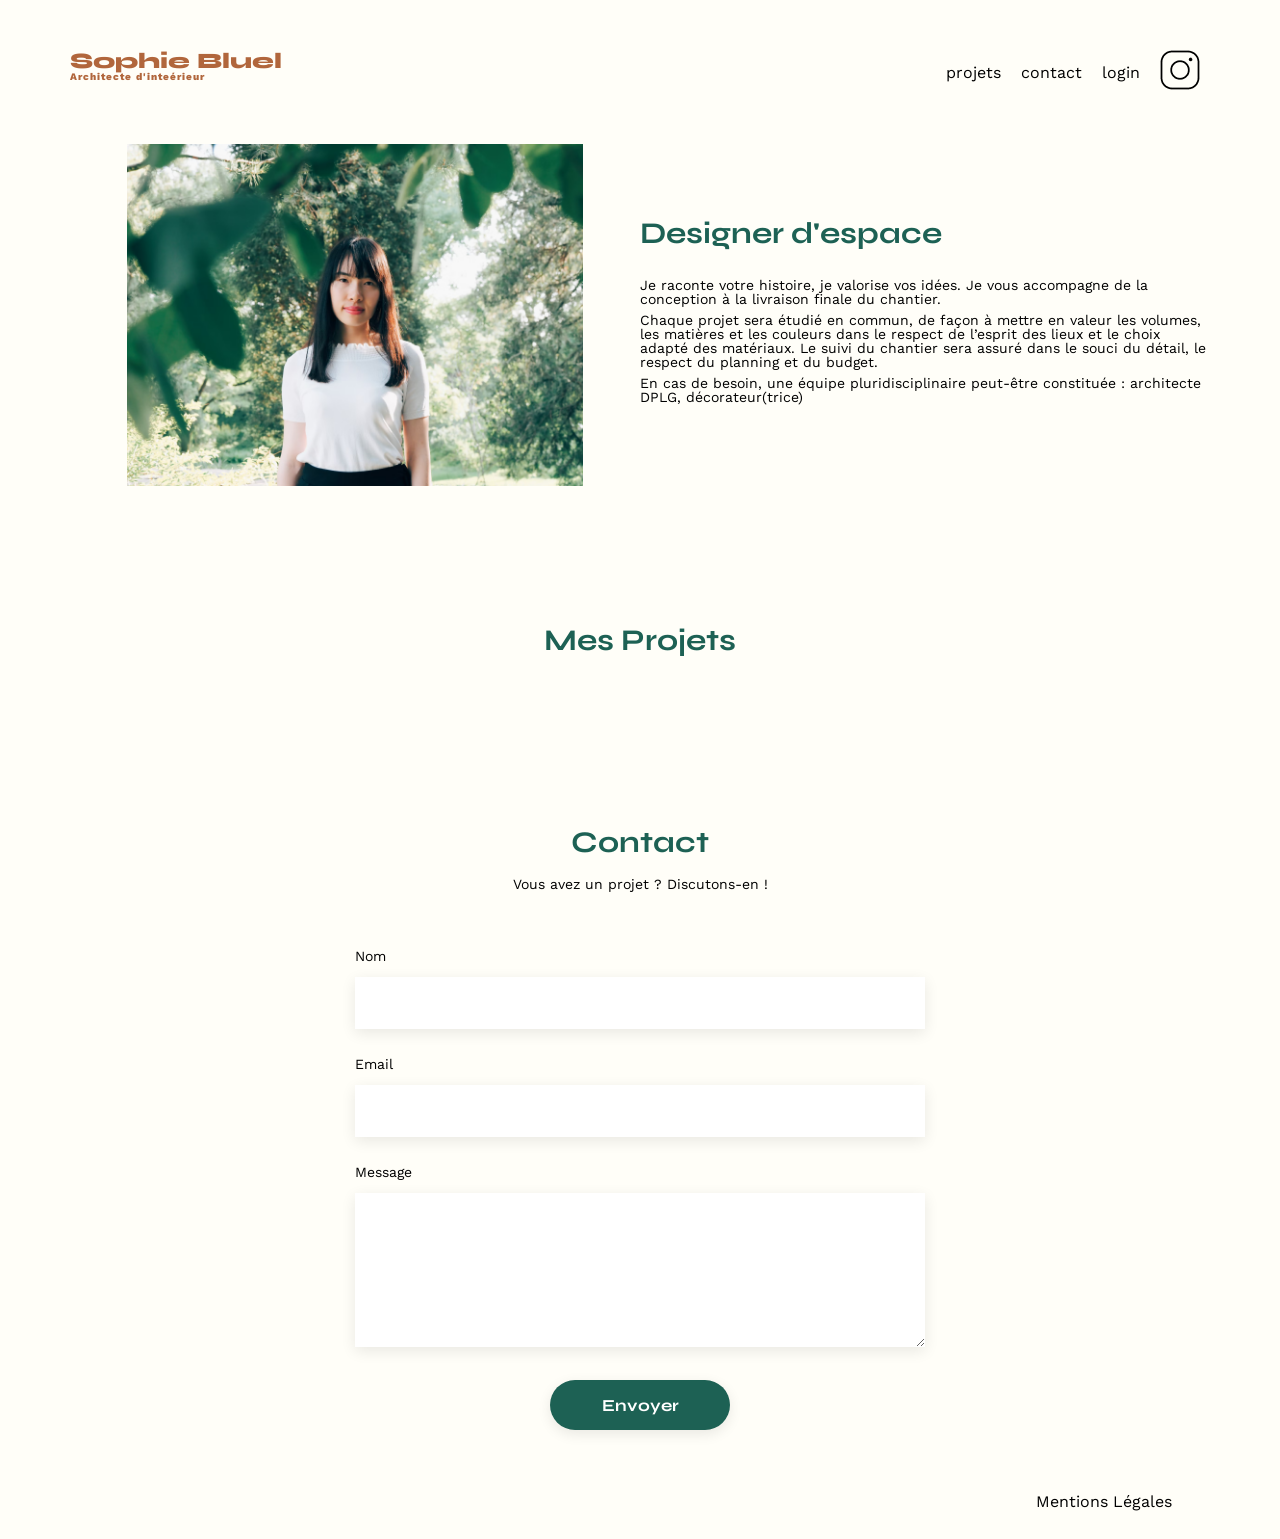
<file: FrontEnd/index.html>
<!DOCTYPE html>
<html lang="fr">
<head>
	<meta charset="UTF-8">
	<title>Sophie Bluel - Architecte d'intérieur</title>
	<meta name="viewport" content="width=device-width, initial-scale=1.0">
	<link rel="preconnect" href="https://fonts.googleapis.com">
	<link rel="preconnect" href="https://fonts.gstatic.com" crossorigin>
	<link href="https://fonts.googleapis.com/css2?family=Work+Sans:ital,wght@0,100;0,200;0,300;0,400;0,500;0,600;0,700;0,800;0,900;1,100;1,200;1,300;1,400;1,500;1,600;1,700;1,800;1,900&display=swap" rel="stylesheet">
	<link href="https://fonts.googleapis.com/css2?family=Syne:wght@400;500;600;700;800&display=swap" rel="stylesheet">
	<link rel="stylesheet" href="https://cdnjs.cloudflare.com/ajax/libs/font-awesome/6.2.1/css/all.min.css" integrity="sha512-MV7K8+y+gLIBoVD59lQIYicR65iaqukzvf/nwasF0nqhPay5w/9lJmVM2hMDcnK1OnMGCdVK+iQrJ7lzPJQd1w==" crossorigin="anonymous" referrerpolicy="no-referrer" />
	<meta name="description" content="">
	<link rel="stylesheet" href="./assets/style.css">
</head>
<body>
	<div class="container_modale1 display_none">
		<div class="modale1">
			<div class="modale1_header">
				<svg class="modale1_cross" xmlns="http://www.w3.org/2000/svg" width="24" height="24" viewBox="0 0 24 24" fill="none">
					<path d="M17.6546 8.05106C18.1235 7.58214 18.1235 6.82061 17.6546 6.35169C17.1856 5.88277 16.4241 5.88277 15.9552 6.35169L12.005 10.3056L8.05106 6.35544C7.58214 5.88652 6.82061 5.88652 6.35169 6.35544C5.88277 6.82436 5.88277 7.58589 6.35169 8.05481L10.3056 12.005L6.35544 15.9589C5.88652 16.4279 5.88652 17.1894 6.35544 17.6583C6.82436 18.1272 7.58589 18.1272 8.05481 17.6583L12.005 13.7044L15.9589 17.6546C16.4279 18.1235 17.1894 18.1235 17.6583 17.6546C18.1272 17.1856 18.1272 16.4241 17.6583 15.9552L13.7044 12.005L17.6546 8.05106Z" fill="black"/>
				</svg>
			</div>
			<div class="modale1_content">	
				<span class="modale1_title">Galerie photo</span>
				<div class="modale1_gallery"></div> 
			</div>
			<div class="modale1_footer">
				<hr class="modale1_line"/>	
				<button class="modale1_button">Ajouter une photo</button>
			</div>	
		</div>
	</div>
	<div class="container_modale2 display_none">
		<div class="modale2">
			<div class="modale2_header">
				<svg class="modale2_arrow" xmlns="http://www.w3.org/2000/svg" width="21" height="21" viewBox="0 0 21 21" fill="none">
					<path d="M0.439478 8.94458C-0.146493 9.53055 -0.146493 10.4822 0.439478 11.0681L7.9399 18.5686C8.52587 19.1545 9.47748 19.1545 10.0635 18.5686C10.6494 17.9826 10.6494 17.031 10.0635 16.445L5.11786 11.5041H19.4999C20.3297 11.5041 21 10.8338 21 10.004C21 9.17428 20.3297 8.50393 19.4999 8.50393H5.12255L10.0588 3.56303C10.6447 2.97706 10.6447 2.02545 10.0588 1.43948C9.47279 0.853507 8.52118 0.853507 7.93521 1.43948L0.43479 8.9399L0.439478 8.94458Z" fill="black"/>
				</svg>
				<svg class="modale2_cross" xmlns="http://www.w3.org/2000/svg" width="24" height="24" viewBox="0 0 24 24" fill="none">
					<path d="M17.6546 8.05106C18.1235 7.58214 18.1235 6.82061 17.6546 6.35169C17.1856 5.88277 16.4241 5.88277 15.9552 6.35169L12.005 10.3056L8.05106 6.35544C7.58214 5.88652 6.82061 5.88652 6.35169 6.35544C5.88277 6.82436 5.88277 7.58589 6.35169 8.05481L10.3056 12.005L6.35544 15.9589C5.88652 16.4279 5.88652 17.1894 6.35544 17.6583C6.82436 18.1272 7.58589 18.1272 8.05481 17.6583L12.005 13.7044L15.9589 17.6546C16.4279 18.1235 17.1894 18.1235 17.6583 17.6546C18.1272 17.1856 18.1272 16.4241 17.6583 15.9552L13.7044 12.005L17.6546 8.05106Z" fill="black"/>
				</svg>
			</div>
			<div class="modale2_content">	
				<span class="modale2_title">Ajout photo</span>
				<form id="formAddProjects" method="post">
					<div class="container_file">
						<div class="content_file">
								<i class="file_icon fa-regular fa-image"></i>
								<input  type="file" onchange="handleFiles(files)" id="img_project" name="file" accept="image/png, image/jpeg">
								<label id="upload"><span id="preview"></span></label>
								<div class="button_file">+ Ajouter photo</div>
								<span  id="img_info" class="info_file">jpg, png : 4mo max</span>
						</div>
					</div>
					<div class="form_file">
						<label class="label_style" for="title-work">Titre</label>
						<input class="input_style" type="text" id="title-work" name="title_work">
						<div class="imageajouter">
							<label id="label_style" class="label-formulaire" >Categorie</label>
							<select name="categorie" id="liste-categories" class="select_style">
								<option value="0">Veuillez sélectionner la catégorie</option>
								<option value="1">Objets</option>
								<option value="2">Appartements</option>
								<option value="3">Hotel & Restaurants</option>
							</select>
						</div>	
					</div>
				</form>	
			</div>
			<div class="modale2_footer">
				<hr class="modale2_line"/>	
				<button type="submit" id="submit_Project" class="modale2_button button_grey">Valider</button>
			</div>	
		</div>
	</div>	
	<div class="editor-black display_none">
		<i class="fa-solid fa-pen-to-square white-icon"></i>
		<span>Mode édition</span>
	</div>
<header>
	<h1>Sophie Bluel <span>Architecte d'inteérieur</span></h1>
	<nav>
		<ul>
			<li><a href="#portfolio">projets</a></li>
			<li><a href="#contact">contact</a></li>
			<li><a id="logout-nav" href="login.html">login</a></li>
			<li><img src="./assets/icons/instagram.png" alt="Instagram"></li>
		</ul>
	</nav>
</header>
<main>
	<section id="introduction">
		<figure>
			<img src="./assets/images/sophie-bluel.png" alt="">
		</figure>
		<article>
			<h2>Designer d'espace</h2>
			<p>Je raconte votre histoire, je valorise vos idées. Je vous accompagne de la conception à la livraison finale du chantier.</p>
			<p>Chaque projet sera étudié en commun, de façon à mettre en valeur les volumes, les matières et les couleurs dans le respect de l’esprit des lieux et le choix adapté des matériaux. Le suivi du chantier sera assuré dans le souci du détail, le respect du planning et du budget.</p>
			<p>En cas de besoin, une équipe pluridisciplinaire peut-être constituée : architecte DPLG, décorateur(trice)</p>
		</article>
	</section>
	<section id="portfolio">
		<div class="container-modifier">
			<h2>Mes Projets</h2>
			<button class="button-modifier display_none">
				<i class="fa-solid fa-pen-to-square"></i>
				<span id="button_editor">modifier</span>
			</button>
		</div>
		<div class="filters">
			
		</div>	
		<div class="gallery">
		</div>
	</section>
	<section id="contact">
		<h2>Contact</h2>
		<p>Vous avez un projet ? Discutons-en !</p>
		<form action="#" method="post">
			<label for="name">Nom</label>
			<input type="text" name="name" id="name">
			<label for="email">Email</label>
			<input type="email" name="email" id="email">
			<label for="message">Message</label>
			<textarea name="message" id="message" cols="30" rows="10"></textarea>
			<input type="submit" value="Envoyer">
		</form>
	</section>
</main>

<footer>
	<nav>
		<ul>
			<li>Mentions Légales</li>
		</ul>
	</nav>
</footer>
<script src="./script.js"></script>
<script src="./login.js"></script>
<script src="./modale.js"></script>
<script src="./Ajoutphoto.js"></script>
</body>
</html>
</file>
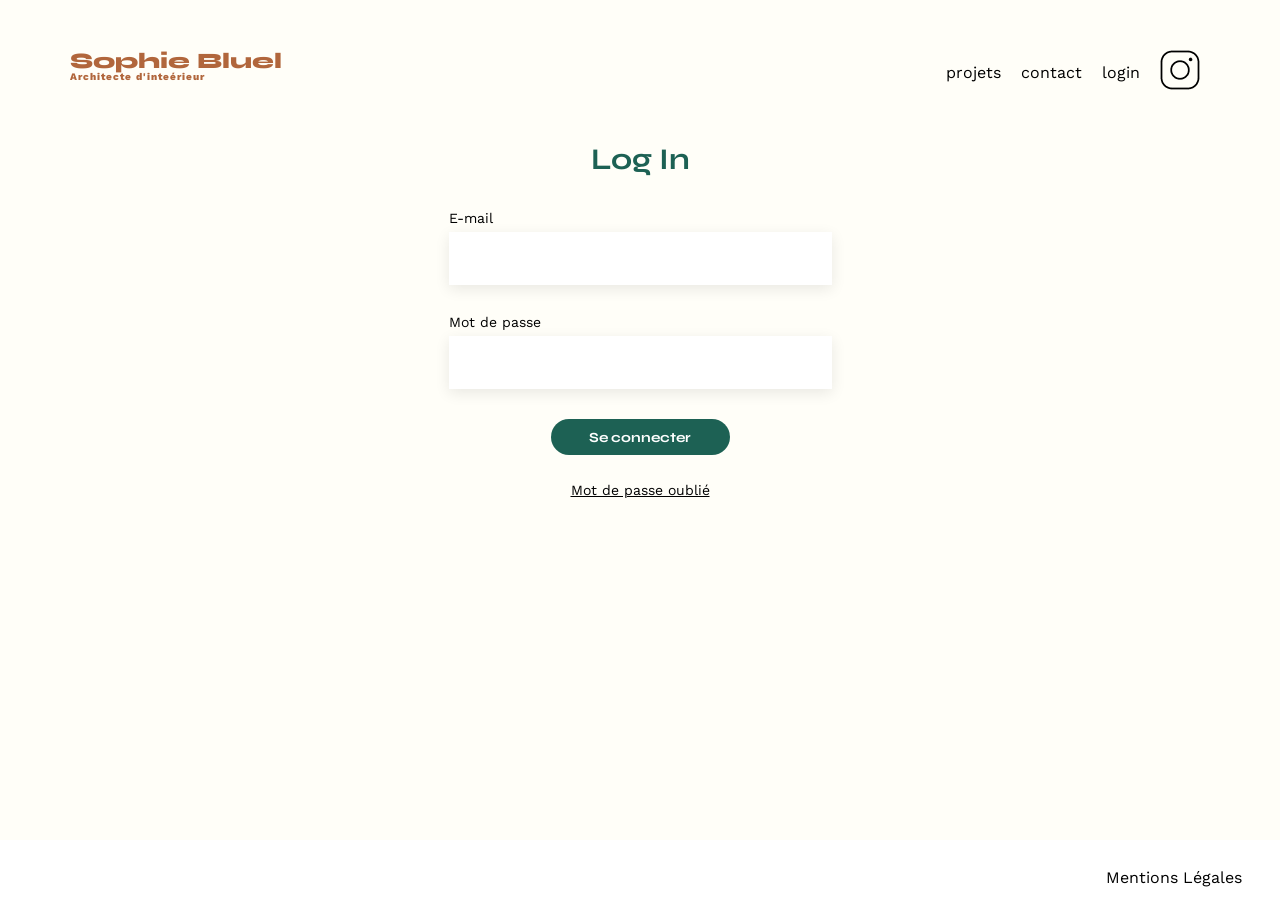
<file: FrontEnd/login.html>
<!DOCTYPE html>
<html lang="fr">
<head>
	<meta charset="UTF-8">
	<title>Sophie Bluel - Architecte d'intérieur</title>
	<meta name="viewport" content="width=device-width, initial-scale=1.0">
	<link rel="preconnect" href="https://fonts.googleapis.com">
	<link rel="preconnect" href="https://fonts.gstatic.com" crossorigin>
	<link href="https://fonts.googleapis.com/css2?family=Syne:wght@700;800&family=Work+Sans&display=swap" rel="stylesheet">
	<meta name="description" content="">
	<link rel="stylesheet" href="./assets/style.css">
</head>
<body class="body__login">
    <header>
        <a href="index.html"><h1>Sophie Bluel <span>Architecte d'inteérieur</span></h1></a>
        <nav>
            <ul>
                <li><a href="index.html#portfolio">projets</a></li>
                <li><a href="index.html#contact">contact</a></li>
                <li class="bold">login</li>
                <li> <img src="./assets/icons/instagram.png" alt="Instagram"></li>
            </ul>
        </nav>
    </header>
    <div class="container__login">
        <h2>Log In</h2>
        <span class="error_message display_none"></span>
        <form>
            <label class="title__email" for="email">E-mail</label>
            <input type="text" id="email" name="email">
            <label class="title__password" for="password">Mot de passe</label>
            <input type="password" id="password" name="password">
            <div class="container__login-button">
                <button id="login-button" class="login-button">Se connecter</button>
            </div>
        </form>
        <p class="password__forgotten">Mot de passe oublié</p>
    </div>    
    <footer class="login__footer">
        <nav>
            <ul>
                <li>Mentions Légales</li>
            </ul>
        </nav>
    </footer>
<script src="./login.js"></script>    
</body>
</html>
</file>
<file: FrontEnd/assets/style.css>
/* http://meyerweb.com/eric/tools/css/reset/
   v2.0 | 20110126
   License: none (public domain)
*/

html, body, div, span, applet, object, iframe,
h1, h2, h3, h4, h5, h6, p, blockquote, pre,
a, abbr, acronym, address, big, cite, code,
del, dfn, em, img, ins, kbd, q, s, samp,
small, strike, strong, sub, sup, tt, var,
b, u, i, center,
dl, dt, dd, ol, ul, li,
fieldset, form, label, legend,
table, caption, tbody, tfoot, thead, tr, th, td,
article, aside, canvas, details, embed,
figure, figcaption, footer, header, hgroup,
menu, nav, output, ruby, section, summary,
time, mark, audio, video {
	margin: 0;
	padding: 0;
	border: 0;
	font-size: 100%;
	font: inherit;
	vertical-align: baseline;
	
}
/* HTML5 display-role reset for older browsers */
article, aside, details, figcaption, figure,
footer, header, hgroup, menu, nav, section {
	display: block;
}
body {
	line-height: 1;
	background: #FFFEF8;
}
ol, ul {
	list-style: none;
}
blockquote, q {
	quotes: none;
}
blockquote:before, blockquote:after,
q:before, q:after {
	content: '';
	content: none;
}
table {
	border-collapse: collapse;
	border-spacing: 0;
}
/** end reset css**/
body {
	max-width: 1140px;
	margin:auto;
	font-family: 'Work Sans' ;
	font-size: 14px;
}
header {
	display: flex;
	justify-content: space-between;
	margin: 50px 0
}
section {
	margin: 50px 0
}

h1{
	display: flex;
	flex-direction: column;
	font-family: 'Syne';
	font-size: 22px;
	font-weight: 800;
	color: #B1663C
}

h1 > span {
	font-family: 'Work Sans';
	font-size:10px;
	letter-spacing: 0.1em;
;
}

h2{
	font-family: 'Syne';
	font-weight: 700;
	font-size: 30px;
	color: #1D6154
}
nav ul {
	display: flex;
	align-items: center;
	list-style-type: none;

}
nav li {
	padding: 0 10px;
	font-size: 1.2em;
	color: #000;

	text-align: center;
	font-family: Work Sans;
	font-size: 16px;
	font-style: normal;
	font-weight: 400;
	line-height: normal;

}

li:hover {
	color: #B1663C;
}
nav ul li a {
	text-decoration: none;
	color: black;
}

nav ul li a:hover {
	text-decoration: none;
	color: #B1663C;
}

nav ul li:hover {
	color: #B1663C;
	cursor: pointer;
}
a {
	text-decoration: none;
}
a:visited{
	color: black;
}
#introduction {
	display: flex;
	align-items: center;
}
#introduction figure {
	flex: 1
}
#introduction img {
	display: block;
	margin: auto;
	width: 80%;
}

#introduction article {
	flex: 1
}
#introduction h2 {
	margin-bottom: 1em;
}

#introduction p {
	margin-bottom: 0.5em;
}
#portfolio h2 {
	text-align: center;
	margin-bottom: 82px;
	margin-top: 89px;
}
.gallery {
	width: 100%;
	display: grid;
	grid-template-columns: 1fr 1fr 1fr;
	grid-column-gap: 20px;
	grid-row-gap: 20px;
}

.gallery img {
	width: 100%;

}
#contact {
	width: 50%;
margin: auto;
}
#contact > * {
	text-align: center;

}
#contact h2{
	margin-bottom: 20px;
}
#contact form {
	text-align: left;
	margin-top:30px;
	display: flex;
	flex-direction: column;
}

#contact input {
	height: 50px;
	font-size: 1.2em;
	border: none;
	box-shadow: 0px 4px 14px rgba(0, 0, 0, 0.09);
}
#contact label {
	margin: 2em 0 1em 0;
}
#contact textarea {
	border: none;
	box-shadow: 0px 4px 14px rgba(0, 0, 0, 0.09);
}

input[type="submit"]{
	font-family: 'Syne';
	font-weight: 700;
	color: white;
	background-color: #1D6154;
	margin : 2em auto ;
	width: 180px;
	text-align: center;
	border-radius: 60px ;
}

footer nav ul {
	display: flex;
	justify-content: flex-end;
	margin: 2em
}
.gallery {
	width: 100%;
	display: grid;
	grid-template-columns: 1fr 1fr 1fr;
	grid-column-gap: 20px;
	grid-row-gap: 20px;
}

.gallery img {
	width: 100%;

}

/*FILTRE*/

.filter__btn:hover, .btn-admin:hover {
	color: white;
	background-color: #1D6154;
  }
.filters {
	display: flex;
	justify-content: center;
	margin: 40px 0;
	margin-top: 0px;
  }
  
.filter__btn, .btn-admin {
	font-family: "Syne";
	padding: 10px 20px;
	margin: 0 15px;
	border: 1px solid #1D6154;
	border-radius: 25px;
	color: #1D6154;
	background-color: white;
	font-size: 16px;
	font-weight: 700;
	cursor: pointer;
	transition: all 0.5s ease;
  }
  
.filter__btn--active, .btn-admin {
	color: white;
	background-color: #1D6154;
  }

.container__login {
	display: flex;
	flex-direction: column;
	align-items: center;
}

.container__login h2 {
	margin-bottom: 37px;
}

.container__login p {
	margin-bottom: 7px;
}

.container__login input {
	width: 379px;
	height: 51px;
	margin-bottom: 30px;
	box-shadow: 0px 4px 14px 0px rgba(0, 0, 0, 0.09);
	border: none;
}

.container__login-button {
	align-self: center;
}

.login-button {
	width: 179px;
	height: 36px;
	border-radius: 60px;
	color: white;
	background-color: #1D6154;
	font-size: 14px;
	font-family: Syne;
	font-weight: 700;
	display: flex;
	align-items: center;
	justify-content: center;
	margin-bottom: 28px;
	cursor: pointer;
	outline: none;
	border: none;
}


.password__forgotten {
	text-decoration: underline;
	cursor: pointer;
}

.login__footer {
	background: white;
	height: 60px;
	width: 100vw;
	position: absolute;
    bottom: 0;
    right: 0;
}

.container__login form {
	display: flex;
	flex-direction: column;
}

.container__login form label {
	margin-bottom: 7px;
}
.error_message {
	color: red;
	margin-bottom: 40px;
	padding: 10px 20px;
	font-size : 15px;
	background: rgba(255, 0, 0, .1);
	font-weight: bold;
    border-radius: 12px;
}

.editor{
	width: auto;
	height: 59px;
	background-color: black;
}
.editorparagraphe{
	color: white;
	text-align: center;
}
.editor-black {
	background-color: black;
	color: white;
	display: flex;
	align-items: center;
	justify-content: center;
	gap: 11px;
	font-size: 16px;
	font-weight: 400;
	font-family: "Work Sans";
	width: 100%;
	margin: 0px;
	position: sticky;
	top: 0px;
}
.editor-black span{
	padding-top: 20px;
	padding-bottom: 20px;
}
.white-icon {
	color: white;
}
.button-modifier {
	display: flex;
	gap: 11px;
	font-family: "work sans";
	font-size: 14px;
	color: black;
	font-weight: 400;
	align-items: center;
	border: none;
	outline: none;
	background: none;
}

.button-modifier:hover {
	cursor: pointer;
}
.container-modifier {
	display: flex;
	flex-direction: row;
	gap: 31px;
	justify-content: center;
	align-items: baseline;
}
.container_modale1 {
	display: flex;
	justify-content: center;
	align-items: center;
	height: 100vh;
	width: 100vw;
	position: fixed;
	background: rgba(0, 0, 0, .5);
	left: 0px;
}
.modale1 {
	display: flex;
	height: 688px;
	width: 630px;
	background-color: white;
	z-index: 3;
	flex-direction: column;
	position: fixed;
	justify-content: space-between;
	align-items: center;
	border-radius: 10px;
	margin-top: 57px;
}
.modale1_header {
	display: flex;
	align-self: flex-end;
}
.modale1_content {
	flex-grow: 4;
	display: flex;
    justify-content: center;
    flex-direction: column;
	align-items: center;
}

.modale1_footer {
	margin-bottom: 45px;
	display: flex;
	align-items: center;
	flex-direction: column;
}
.modale1_cross {
	margin-top: 26px;
	margin-right: 30px;
}

.modale1_cross:hover {
	cursor: pointer;
}
.modale1_title {
	color: black;
	font-family: Work Sans;
	font-size: 26px;
	font-style: normal;
	font-weight: 400;
	line-height: normal;
	margin-top: 10px;
}

.modale1_gallery {
	display: flex;
	flex-wrap: wrap;
	gap: 22px 10px;
	padding-left: 100px;
	padding-right: 100px;
	padding-top: 46px;
}
.gallerymodale_image{
	width: 78px;
	height: 104px;
	flex-shrink: 0;
	display: flex;
	position: relative;
}

.modale1_content {
	flex-grow: 4;
	display: flex;
    justify-content: center;
    flex-direction: column;
	align-items: center;
}

.modale1_footer {
	margin-bottom: 45px;
	display: flex;
	align-items: center;
	flex-direction: column;
}

.modale1_line {
	margin-bottom: 38px;
	width: 420px;
}
.modale1_button {
	cursor: pointer;
	border: 1px solid #1D6154;
	border-radius : 60px;
	outline: none;
	text-align: center;
	font-family: Syne;
	font-size: 16px;
	font-style: normal;
	font-weight: 700;
	line-height: normal;
	background: none;
	padding : 9px 28px 9px 30px;
	color: white;
	background: #1D6154;
	width: 237px;
}
.trashcan {
	background-color: black;
	color: white;
	padding: 4px;
    font-size: 10px;
	position: absolute;
    top: 6px;
    right: 6px;
    border-radius: 3px;
}

.trashcan:hover {
	cursor: pointer;
}
.container_modale2 {
	display: flex;
	justify-content: center;
	align-items: center;
	height: 100vh;
	width: 100vw;
	position: fixed;
	background: rgba(0, 0, 0, .5);
	left: 0px;
}

.modale2 {
	display: flex;
	height: 688px;
	width: 630px;
	background-color: white;
	z-index: 3;
	flex-direction: column;
	position: fixed;
	justify-content: space-between;
	align-items: center;
	border-radius: 10px;
	margin-top: 57px;
}

.modale2_header {
	display: flex;
	align-self: flex-end;
	width: 100%;
    display: flex;
    justify-content: space-between;
}

.modale2_cross {
	margin-top: 26px;
	margin-right: 30px;
}

.modale2_cross:hover {
	cursor: pointer;
}

.modale2_arrow {
	margin-top: 26px;
	margin-left: 30px;
}

.modale2_arrow:hover {
	cursor: pointer;
}

.modale2_title {
	color: black;
	font-family: Work Sans;
	font-size: 26px;
	font-style: normal;
	font-weight: 400;
	line-height: normal;
	margin-top: 10px;
	margin-bottom: 36px;
	text-align: center;
}

.modale2_content {
	flex-grow: 4;
	display: flex;
	flex-direction: column;
}
.container_file {
	display: flex;
    justify-content: center;
	width: 420px;
	height: 169px;
	background: #E8F1F6;
	position: relative;
}
#preview{
	width: 100%;
	display: flex;
    justify-content: center;
  }
#preview img{
	width: 30%;
    object-fit: cover;
    position: absolute;
  }
#img_project {
	overflow: hidden;
	color: transparent;
	width: 200px; 
    height: 160px; 
    padding: 10px; 
    font-size: 16px; 
    border: none; 
    border-radius: 5px; 
	cursor: pointer; 
	position: absolute;
	opacity: 0;
}
.content_file:hover {
	cursor: pointer;
}

.content_file {
	z-index: 1;
	height: 100%;
    width: 100%;
	display: flex;
	flex-direction: column;
	align-items: center;
	position: relative;
}	
.button_file {
	border-radius: 50px;
	background: #CBD6DC;
	color: #306685;
	font-family: Work Sans;
	font-size: 14px;
	font-style: normal;
	font-weight: 500;
	line-height: normal;
	padding : 10px 33px;
	border: none;
	outline: none;
	margin-bottom: 7px;
}

.file_icon {
	margin-top: 13px;
	font-size: 76px;
	color : #B9C5CC;
	margin-bottom: 6px;
}

.info_file {
	font-family: Work Sans;
	font-size: 10px;
	font-style: normal;
	font-weight: 400;
	line-height: normal;
	color: black;
}

.modale2_footer {
	margin-bottom: 45px;
	display: flex;
	align-items: center;
	flex-direction: column;
}

.modale2_line {
	margin-bottom: 38px;
	width: 420px;
}

.modale2_button {
	cursor: pointer;
	border: 1px solid #1D6154;
	border-radius : 60px;
	outline: none;
	text-align: center;
	font-family: Syne;
	font-size: 16px;
	font-style: normal;
	font-weight: 700;
	line-height: normal;
	background: none;
	padding : 9px 28px 9px 30px;
	color: white;
	background: #1D6154;
	width: 237px;
}

.button_grey {
	background: #A7A7A7;
	border: none;
}

.button_grey:hover {
	cursor: initial;
}

.form_file {
	display: flex;
	flex-direction: column;
	margin-top: 30px;
}

.input_style {
	width: 420px;
	height: 51px;
	background: white;
	box-shadow: 0px 4px 14px 0px rgba(0, 0, 0, 0.09);
	flex-shrink: 0;
	border: none;
	outline: none;
	margin-top: 10px;
	margin-bottom: 21px;
}

.select_style {
	width: 420px;
	height: 51px;
	background: white;
	box-shadow: 0px 4px 14px 0px rgba(0, 0, 0, 0.09);
	flex-shrink: 0;
	border: none;
	outline: none;
	margin-top: 10px;
}

.label_style {
	color: #3D3D3D;
	font-family: Work Sans;
	font-size: 14px;
	font-style: normal;
	font-weight: 500;
	line-height: normal;
}
.imageajouter{
	display: flex;
	flex-direction: column;
}
.display_none {
	display:none;
}
</file>
